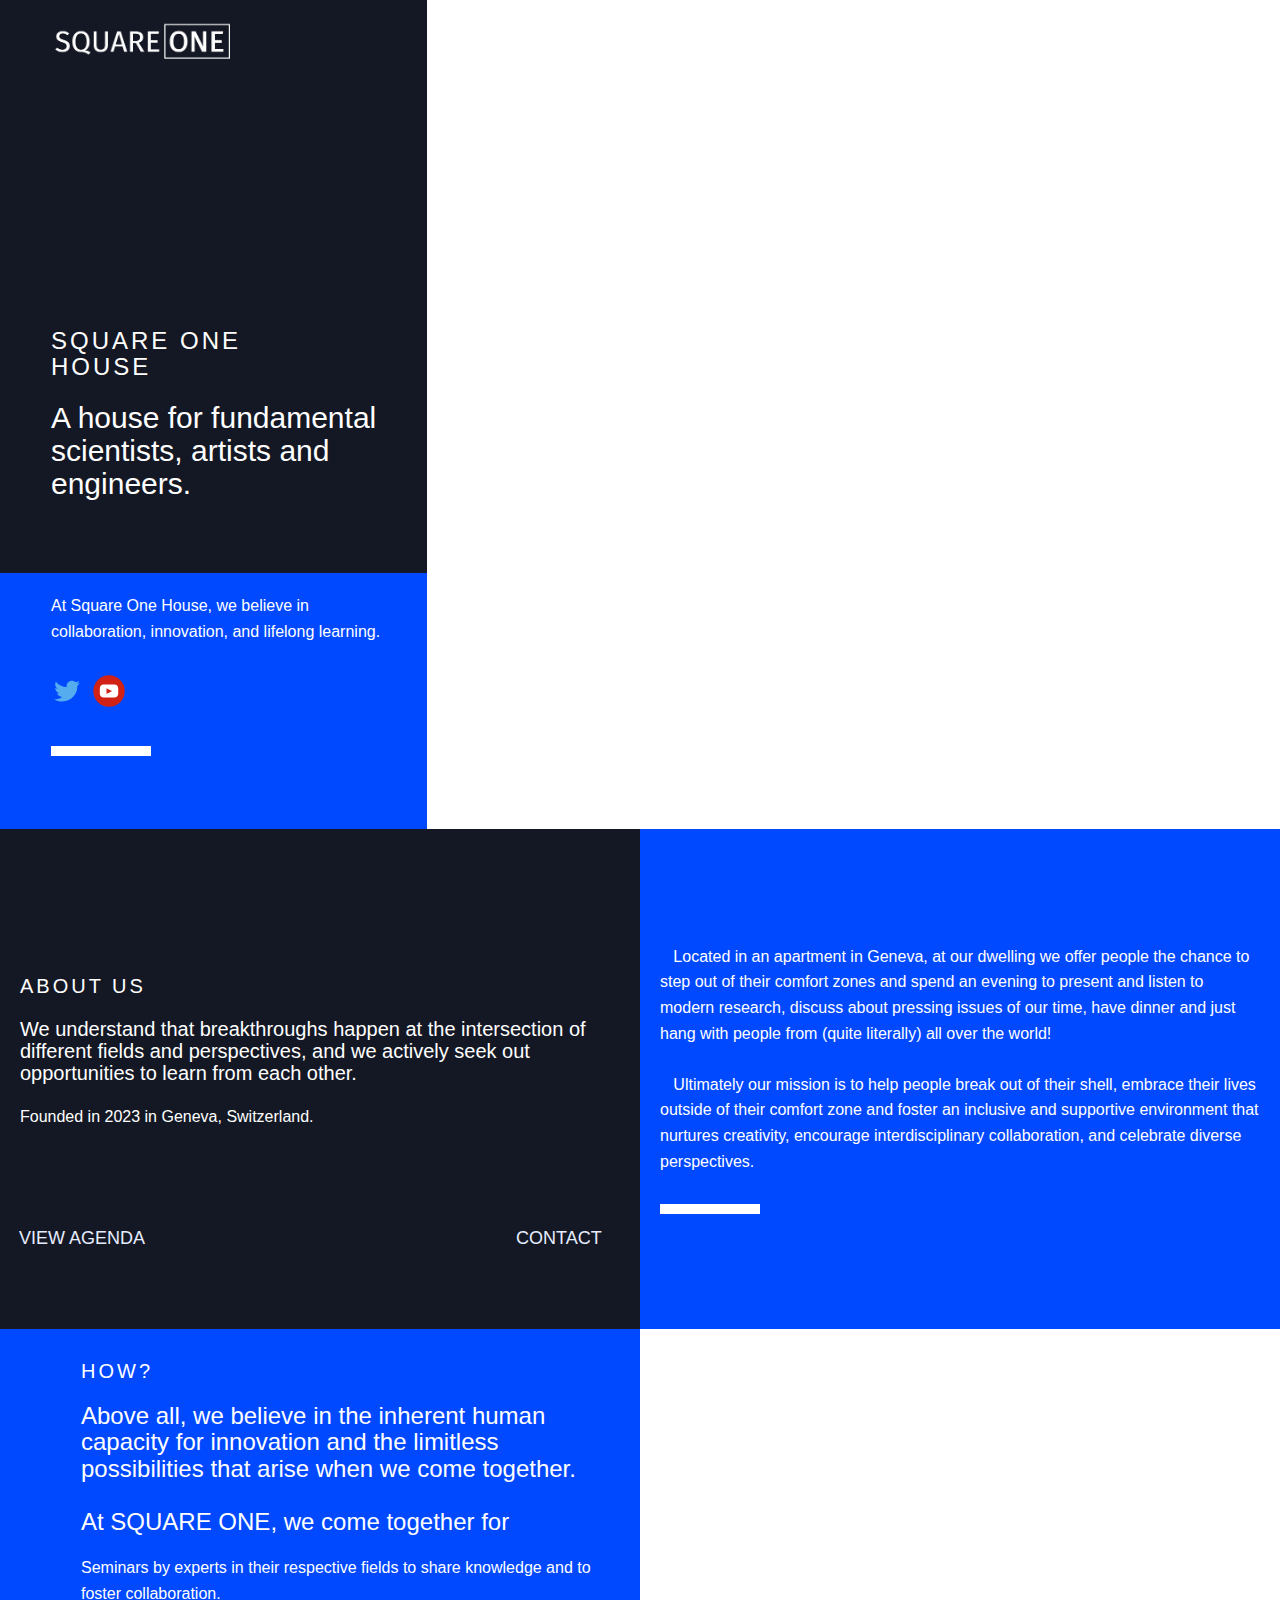
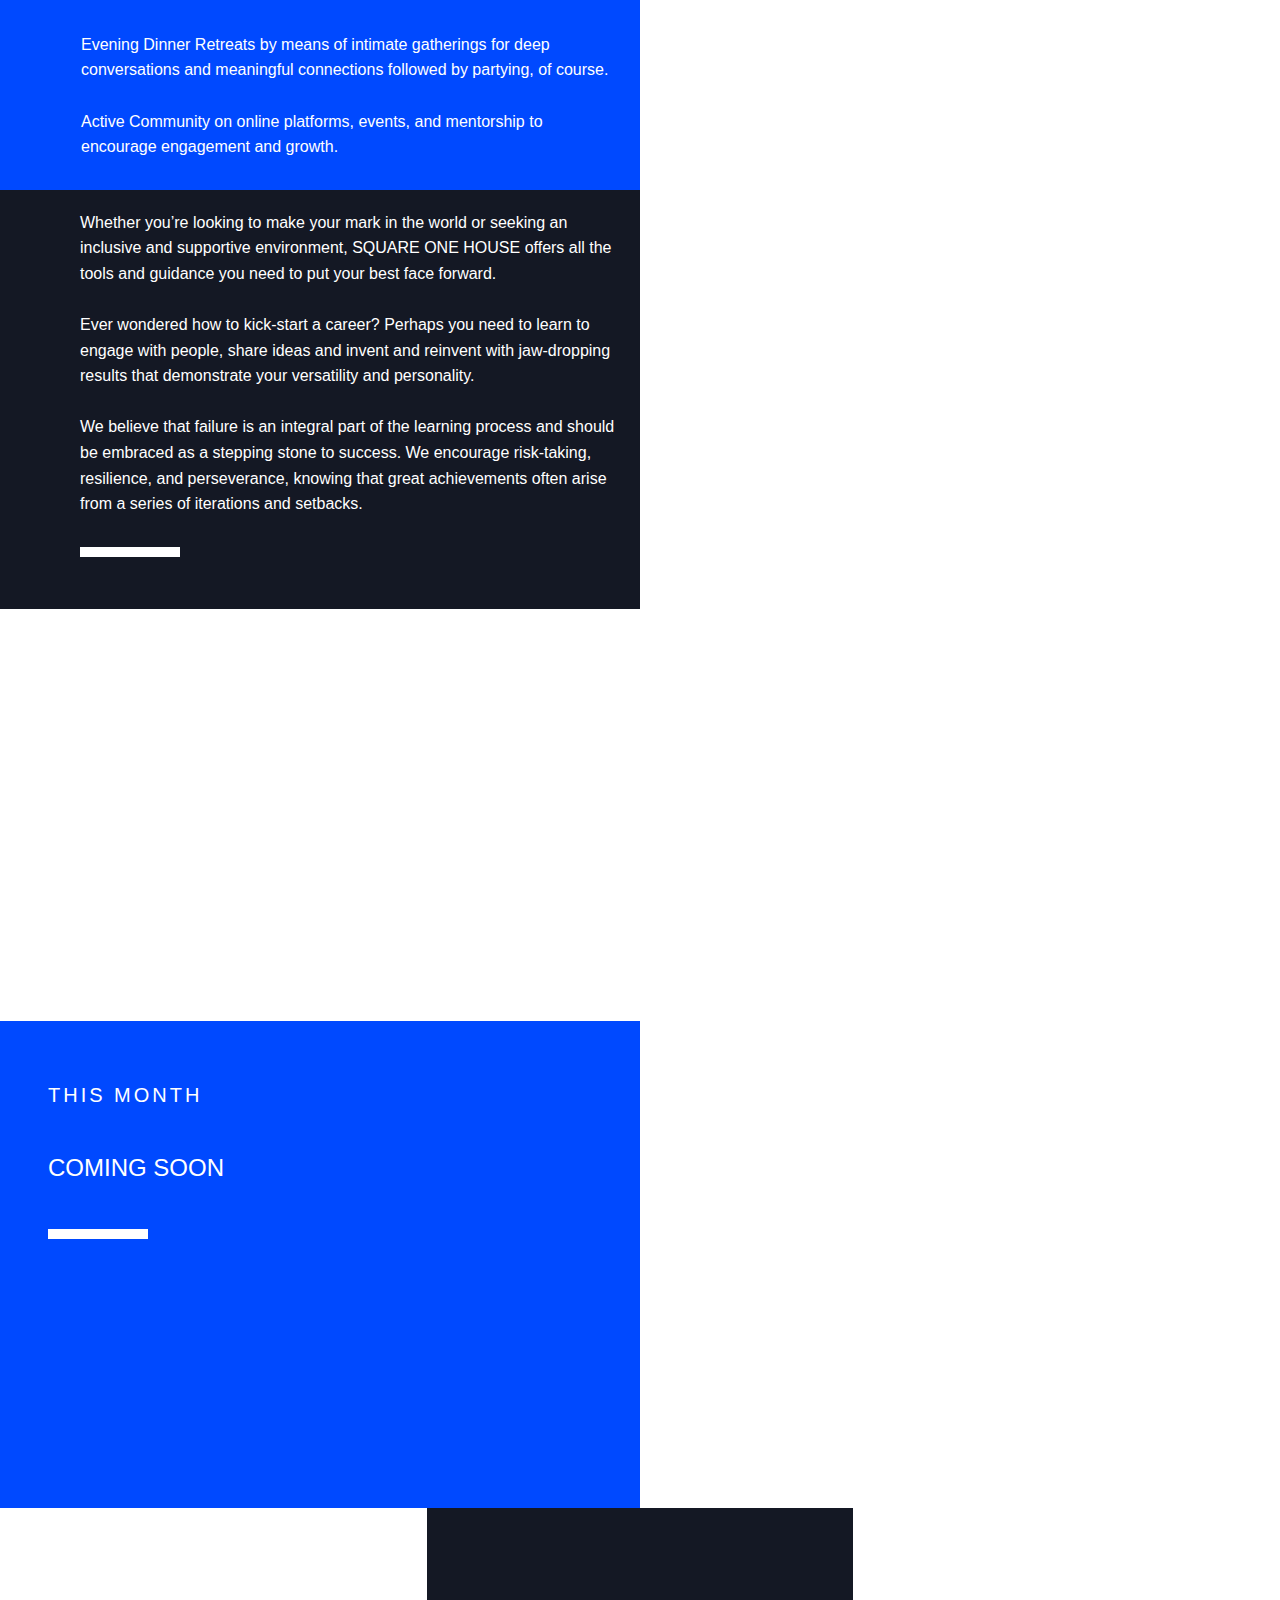
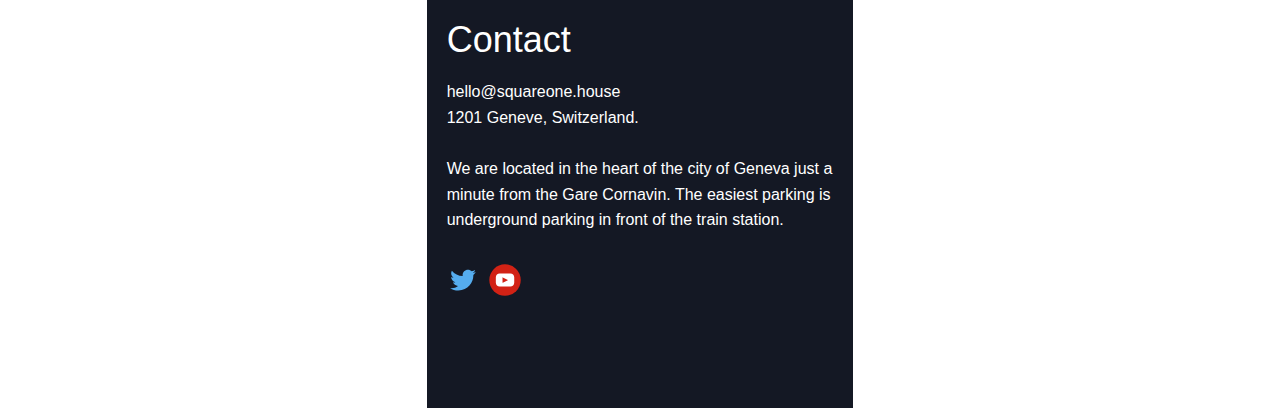
<file: SQUARE ONE HOUSE.html>
<!DOCTYPE html>
<html style="font-size: 16px;" lang="en" class="u-responsive-xl"><head><meta http-equiv="Content-Type" content="text/html; charset=UTF-8">
    <meta name="viewport" content="width=device-width, initial-scale=1.0">
    
    <meta name="keywords" content="Photo Studio, Fighting Fashion Stereotypes, We believe that high-end fashion photography shouldn’t be exclusive to high-end fashion models., Get signed with a standout modelling portfolio, Portrait Photography, The artist creates, but the photographer reveals.">
    <meta name="description" content="">
    <title>Square One House</title>
    <link rel="icon" type="image/x-icon" href="./SQUARE ONE HOUSE_files/favicon.png">
    <link rel="stylesheet" href="./SQUARE ONE HOUSE_files/nicepage.css" media="screen">
<link rel="stylesheet" href="./SQUARE ONE HOUSE_files/nicepage-site.css" media="screen">
<link rel="stylesheet" href="./SQUARE ONE HOUSE_files/SQUARE-ONE-HOUSE.css" media="screen">
    <script class="u-script" type="text/javascript" src="./SQUARE ONE HOUSE_files/jquery-3.5.1.min.js" defer=""></script>
    <script class="u-script" type="text/javascript" src="./SQUARE ONE HOUSE_files/nicepage.js" defer=""></script>
    <meta name="generator" content="Nicepage 5.10.12, nicepage.com">
    <link id="u-theme-google-font" rel="stylesheet" href="./SQUARE ONE HOUSE_files/css">
    <link id="u-page-google-font" rel="stylesheet" href="./SQUARE ONE HOUSE_files/css(1)">
    
    
    
    
    
    
    <script type="application/ld+json">{
		"@context": "http://schema.org",
		"@type": "Organization",
		"name": ""
}</script>
    <meta name="theme-color" content="#141824">
    <meta property="og:title" content="SQUARE ONE HOUSE">
    <meta property="og:type" content="website">
  </head>
  <body data-home-page="https://squareonehouse.nicepage.io/SQUARE-ONE-HOUSE.html?version=e5684b74-7a52-4fc5-a120-b81c3a3d45f6" data-home-page-title="SQUARE ONE HOUSE" class="u-body u-xl-mode vsc-initialized" data-lang="en"> 
    <section class="u-clearfix u-section-1" id="sec-571c">
      <div class="u-clearfix u-expanded-width u-layout-wrap u-layout-wrap-1">
        <div class="u-layout">
          <div class="u-layout-row">
            <div class="u-size-20">
              <div class="u-layout-col">
                <div class="u-container-style u-layout-cell u-left-cell u-palette-1-base u-size-40 u-layout-cell-1">
                  <div class="u-container-layout u-valign-middle-sm u-valign-middle-xs u-container-layout-1">
                    <img class="u-image u-image-contain u-image-default u-image-1" src="./SQUARE ONE HOUSE_files/Screenshot_2023-05-25_at_15.18.25-removebg-preview.png" alt="" data-image-width="840" data-image-height="194">
                    <h2 class="u-heading-font u-subtitle u-text u-text-1">SQUARE ONE<br>HOUSE
                    </h2>
                    <h1 class="u-heading-font u-text u-title u-text-2">A house for fundamental scientists, artists and engineers.&nbsp;</h1>
                  </div>
                </div>
                <div class="u-container-style u-layout-cell u-left-cell u-palette-3-base u-size-40 u-layout-cell-2">
                  <div class="u-container-layout u-valign-middle-xs u-container-layout-2">
                    <p class="u-text u-text-3"> At Square One House, we believe in collaboration, innovation, and lifelong learning.</p>
                    <div class="u-social-icons u-spacing-10 u-social-icons-1">
                      <a class="u-social-url" title="twitter" target="_blank" href="https://twitter.com/squareonehouse"><span class="u-icon u-social-icon u-social-twitter u-icon-1"><svg class="u-svg-link" preserveAspectRatio="xMidYMin slice" viewBox="0 0 112 112" style=""><use xlink:href="#svg-e47e"></use></svg><svg class="u-svg-content" viewBox="0 0 112 112" x="0" y="0" id="svg-e47e"><path fill="currentColor" d="M92.2,38.2c0,0.8,0,1.6,0,2.3c0,24.3-18.6,52.4-52.6,52.4c-10.6,0.1-20.2-2.9-28.5-8.2
	c1.4,0.2,2.9,0.2,4.4,0.2c8.7,0,16.7-2.9,23-7.9c-8.1-0.2-14.9-5.5-17.3-12.8c1.1,0.2,2.4,0.2,3.4,0.2c1.6,0,3.3-0.2,4.8-0.7
	c-8.4-1.6-14.9-9.2-14.9-18c0-0.2,0-0.2,0-0.2c2.5,1.4,5.4,2.2,8.4,2.3c-5-3.3-8.3-8.9-8.3-15.4c0-3.4,1-6.5,2.5-9.2
	c9.1,11.1,22.7,18.5,38,19.2c-0.2-1.4-0.4-2.8-0.4-4.3c0.1-10,8.3-18.2,18.5-18.2c5.4,0,10.1,2.2,13.5,5.7c4.3-0.8,8.1-2.3,11.7-4.5
	c-1.4,4.3-4.3,7.9-8.1,10.1c3.7-0.4,7.3-1.4,10.6-2.9C98.9,32.3,95.7,35.5,92.2,38.2z"></path></svg></span>
                      </a>
                      <a class="u-social-url" target="_blank" data-type="YouTube" title="YouTube" href="https://www.youtube.com/"><span class="u-icon u-social-icon u-social-youtube u-icon-2"><svg class="u-svg-link" preserveAspectRatio="xMidYMin slice" viewBox="0 0 112 112" style=""><use xlink:href="#svg-7638"></use></svg><svg class="u-svg-content" viewBox="0 0 112 112" x="0" y="0" id="svg-7638"><circle fill="currentColor" cx="56.1" cy="56.1" r="55"></circle><path fill="#FFFFFF" d="M74.9,33.3H37.3c-7.4,0-13.4,6-13.4,13.4v18.8c0,7.4,6,13.4,13.4,13.4h37.6c7.4,0,13.4-6,13.4-13.4V46.7 C88.3,39.3,82.3,33.3,74.9,33.3L74.9,33.3z M65.9,57l-17.6,8.4c-0.5,0.2-1-0.1-1-0.6V47.5c0-0.5,0.6-0.9,1-0.6l17.6,8.9 C66.4,56,66.4,56.8,65.9,57L65.9,57z"></path></svg></span>
                      </a>
                    </div>
                    <div class="u-border-10 u-border-white u-line u-line-horizontal u-line-1"></div>
                  </div>
                </div>
              </div>
            </div>
            <div class="u-size-40">
              <div class="u-layout-col">
                <div class="u-container-style u-image u-layout-cell u-right-cell u-size-50 u-image-2" data-image-width="3200" data-image-height="2149">
                  <div class="u-container-layout u-container-layout-3"></div>
                </div>
              </div>
            </div>
          </div>
        </div>
      </div>
    </section>
    <section class="u-clearfix u-section-2" id="sec-d360">
      <div class="u-clearfix u-expanded-width u-layout-wrap">
        <div class="u-layout">
          <div class="u-layout-row">
            <div class="u-container-style u-layout-cell u-palette-1-base u-size-30 u-layout-cell-1">
              <div class="u-container-layout u-container-layout-1">
                <h5 class="u-text u-text-1">About Us</h5>
                <h2 class="u-text u-text-2"> We understand that breakthroughs happen at the intersection of different fields and perspectives, and we actively seek out opportunities to learn from each other.</h2>
                <p class="u-text u-text-3">Founded in 2023 in Geneva, Switzerland.</p>
                <p class="u-text u-text-4">
                  <a href="https://squareonehouse.nicepage.io/#carousel_d8b9" class="u-active-none u-border-none u-btn u-button-link u-button-style u-hover-none u-none u-text-palette-3-light-3 u-btn-1">&nbsp;&nbsp;</a>
                </p>
                <p class="u-text u-text-5">
                  <a href="https://squareonehouse.nicepage.io/#carousel_e8d9" class="u-active-none u-border-none u-btn u-button-link u-button-style u-hover-none u-none u-text-palette-3-light-3 u-btn-2">CONTACT</a>
                </p>
                <p class="u-text u-text-6">
                  <a href="https://squareonehouse.nicepage.io/#carousel_d8b9" class="u-active-none u-border-none u-btn u-button-link u-button-style u-hover-none u-none u-text-palette-3-light-3 u-btn-3">VIEW AGENDA</a>
                  <br>
                </p>
              </div>
            </div>
            <div class="u-container-style u-layout-cell u-palette-3-base u-right-cell u-size-30 u-layout-cell-2">
              <div class="u-container-layout u-valign-middle u-container-layout-2">
                <p class="u-text u-text-7">&nbsp; &nbsp;Located in an apartment in Geneva, at our dwelling we offer people the chance to step out of their comfort zones and spend an evening to present and listen to modern research, discuss about pressing issues of our time, have dinner and just hang with people from (quite literally) all over the world!<br>
                  <br>&nbsp; &nbsp;Ultimately
                                our mission is to help people break out of their shell, embrace their lives outside of their comfort zone and foster an inclusive and supportive environment that nurtures creativity, encourage interdisciplinary collaboration, and celebrate diverse perspectives.
                </p>
                <div class="u-border-10 u-border-white u-line u-line-horizontal u-line-1"></div>
              </div>
            </div>
          </div>
        </div>
      </div>
    </section>
    <section class="u-clearfix u-image u-section-3" id="sec-4ad6">
      <div class="u-clearfix u-expanded-width u-layout-wrap u-layout-wrap-1">
        <div class="u-gutter-0 u-layout">
          <div class="u-layout-row">
            <div class="u-size-30 u-size-60-md">
              <div class="u-layout-col">
                <div class="u-container-style u-layout-cell u-palette-3-base u-right-cell u-size-20 u-layout-cell-1">
                  <div class="u-container-layout u-valign-middle u-container-layout-1">
                    <h5 class="u-text u-text-1">HOW?</h5>
                    <h2 class="u-text u-text-2"> Above all, we believe in the inherent human capacity for innovation and the limitless possibilities that arise when we come together.<br>
                      <br>At SQUARE ONE, we come together for
                    </h2>
                    <p class="u-text u-text-3"> Seminars by experts in their respective fields to share knowledge and to foster collaboration.<br>
                      <br>Evening Dinner Retreats by means of intimate gatherings for deep conversations and meaningful connections followed by partying, of course.<br>
                      <br>Active Community on online platforms, events, and mentorship to encourage engagement and growth.<br>
                    </p>
                  </div>
                </div>
                <div class="u-container-style u-layout-cell u-palette-1-base u-right-cell u-size-40 u-layout-cell-2">
                  <div class="u-container-layout u-container-layout-2">
                    <p class="u-text u-text-4">Whether you’re looking to make your mark in the world or seeking an inclusive and supportive environment, SQUARE ONE HOUSE offers all the tools and guidance you need to put your best face forward.<br>
                      <br>Ever
                                        wondered how to kick-start a career? Perhaps you need to learn to engage with people, share ideas and invent and reinvent with jaw-dropping results that demonstrate your versatility and personality.<br>
                      <br>We believe that failure is an integral part of the learning process and should be embraced as a stepping stone to success. We encourage risk-taking, resilience, and perseverance, knowing that great achievements often arise from a series of iterations and setbacks.<br>
                    </p>
                    <div class="u-border-10 u-border-white u-line u-line-horizontal u-line-1"></div>
                  </div>
                </div>
              </div>
            </div>
            <div class="u-size-30 u-size-60-md">
              <div class="u-layout-row">
                <div class="u-container-style u-image u-layout-cell u-left-cell u-size-60 u-image-1" data-image-width="4016" data-image-height="6016">
                  <div class="u-container-layout u-container-layout-3"></div>
                </div>
              </div>
            </div>
          </div>
        </div>
      </div>
    </section>
    <section class="u-clearfix u-valign-middle u-section-4" id="carousel_d8b9">
      <div class="u-clearfix u-expanded-width u-layout-wrap u-layout-wrap-1">
        <div class="u-gutter-0 u-layout">
          <div class="u-layout-row">
            <div class="u-size-30 u-size-60-md">
              <div class="u-layout-col">
                <div class="u-container-style u-image u-layout-cell u-right-cell u-size-20 u-image-1" data-image-width="5184" data-image-height="3456">
                  <div class="u-container-layout"></div>
                </div>
                <div class="u-container-style u-layout-cell u-palette-3-base u-right-cell u-size-40 u-layout-cell-2">
                  <div class="u-container-layout u-container-layout-2">
                    <h5 class="u-text u-text-1">THIS MONTH</h5>
                    <h2 class="u-text u-text-2"> COMING SOON </h2>
                    <!-- <h2 class="u-text u-text-2">Saturday, July 1</h2>
                    <p class="u-text u-text-3">
                      <span style="font-weight: 700; font-size: 0.875rem;">SEMINAR by&nbsp;Malay Singh (TU Munich)</span>
                      <span style="font-size: 0.875rem;">
                        <br>
                      </span>
                      <span style="font-size: 0.875rem;">Engineering the superconducting way.</span>
                    </p>
                    <h2 class="u-text u-text-4">Saturday, July 22</h2>
                    <p class="u-text u-text-5">
                      <span style="font-weight: 700; font-size: 0.875rem;">SEMINAR by&nbsp;Malay Singh (TU Munich)</span>
                      <span style="font-size: 0.875rem;">
                        <br>
                      </span>
                      <span style="font-size: 0.875rem;">Engineering the superconducting way.</span>
                    </p> -->
                    <div class="u-border-10 u-border-white u-line u-line-horizontal u-line-1"></div>
                  </div>
                </div>
              </div>
            </div>
            <div class="u-size-30 u-size-60-md">
              <div class="u-layout-row">
                <div class="u-container-style u-image u-layout-cell u-left-cell u-size-60 u-image-2" data-image-width="1920" data-image-height="1013">
                  <div class="u-container-layout u-container-layout-3"></div>
                </div>
              </div>
            </div>
          </div>
        </div>
      </div>
    </section>
    <section class="u-clearfix u-section-5" id="carousel_e8d9">
      <div class="u-clearfix u-expanded-width u-layout-wrap u-layout-wrap-1">
        <div class="u-layout">
          <div class="u-layout-row">
            <div class="u-container-style u-image u-layout-cell u-left-cell u-size-20 u-image-1" data-image-width="3776" data-image-height="5675">
              <div class="u-container-layout u-container-layout-1"></div>
            </div>
            <div class="u-container-style u-layout-cell u-palette-1-base u-size-20 u-layout-cell-2">
              <div class="u-container-layout u-container-layout-2">
                <h2 class="u-text u-text-1">Contact</h2>
                <p class="u-text u-text-2">hello@squareone.house<br>1201 Geneve, Switzerland.<br>&nbsp; &nbsp;<br>We are located in the heart of the city of Geneva just a minute from the Gare Cornavin. The easiest parking is underground parking in front of the train station.
                </p>
                <div class="u-social-icons u-spacing-10 u-social-icons-1">
                  <a class="u-social-url" title="twitter" target="_blank" href="https://twitter.com/squareonehouse"><span class="u-icon u-social-icon u-social-twitter u-icon-1"><svg class="u-svg-link" preserveAspectRatio="xMidYMin slice" viewBox="0 0 112 112" style=""><use xlink:href="#svg-842f"></use></svg><svg class="u-svg-content" viewBox="0 0 112 112" x="0" y="0" id="svg-842f"><path fill="currentColor" d="M92.2,38.2c0,0.8,0,1.6,0,2.3c0,24.3-18.6,52.4-52.6,52.4c-10.6,0.1-20.2-2.9-28.5-8.2
	c1.4,0.2,2.9,0.2,4.4,0.2c8.7,0,16.7-2.9,23-7.9c-8.1-0.2-14.9-5.5-17.3-12.8c1.1,0.2,2.4,0.2,3.4,0.2c1.6,0,3.3-0.2,4.8-0.7
	c-8.4-1.6-14.9-9.2-14.9-18c0-0.2,0-0.2,0-0.2c2.5,1.4,5.4,2.2,8.4,2.3c-5-3.3-8.3-8.9-8.3-15.4c0-3.4,1-6.5,2.5-9.2
	c9.1,11.1,22.7,18.5,38,19.2c-0.2-1.4-0.4-2.8-0.4-4.3c0.1-10,8.3-18.2,18.5-18.2c5.4,0,10.1,2.2,13.5,5.7c4.3-0.8,8.1-2.3,11.7-4.5
	c-1.4,4.3-4.3,7.9-8.1,10.1c3.7-0.4,7.3-1.4,10.6-2.9C98.9,32.3,95.7,35.5,92.2,38.2z"></path></svg></span>
                  </a>
                  <a class="u-social-url" target="_blank" data-type="YouTube" title="YouTube" href="https://www.youtube.com/"><span class="u-icon u-social-icon u-social-youtube u-icon-2"><svg class="u-svg-link" preserveAspectRatio="xMidYMin slice" viewBox="0 0 112 112" style=""><use xlink:href="#svg-31de"></use></svg><svg class="u-svg-content" viewBox="0 0 112 112" x="0" y="0" id="svg-31de"><circle fill="currentColor" cx="56.1" cy="56.1" r="55"></circle><path fill="#FFFFFF" d="M74.9,33.3H37.3c-7.4,0-13.4,6-13.4,13.4v18.8c0,7.4,6,13.4,13.4,13.4h37.6c7.4,0,13.4-6,13.4-13.4V46.7 C88.3,39.3,82.3,33.3,74.9,33.3L74.9,33.3z M65.9,57l-17.6,8.4c-0.5,0.2-1-0.1-1-0.6V47.5c0-0.5,0.6-0.9,1-0.6l17.6,8.9 C66.4,56,66.4,56.8,65.9,57L65.9,57z"></path></svg></span>
                  </a>
                </div>
              </div>
            </div>
            <div class="u-container-style u-image u-layout-cell u-right-cell u-size-20 u-image-2" data-image-width="6000" data-image-height="3616">
              <div class="u-container-layout u-valign-top u-container-layout-3"></div>
            </div>
          </div>
        </div>
      </div>
    </section>
  
<style>.u-disable-duration * {transition-duration: 0s !important;}</style></body></html>
</file>
